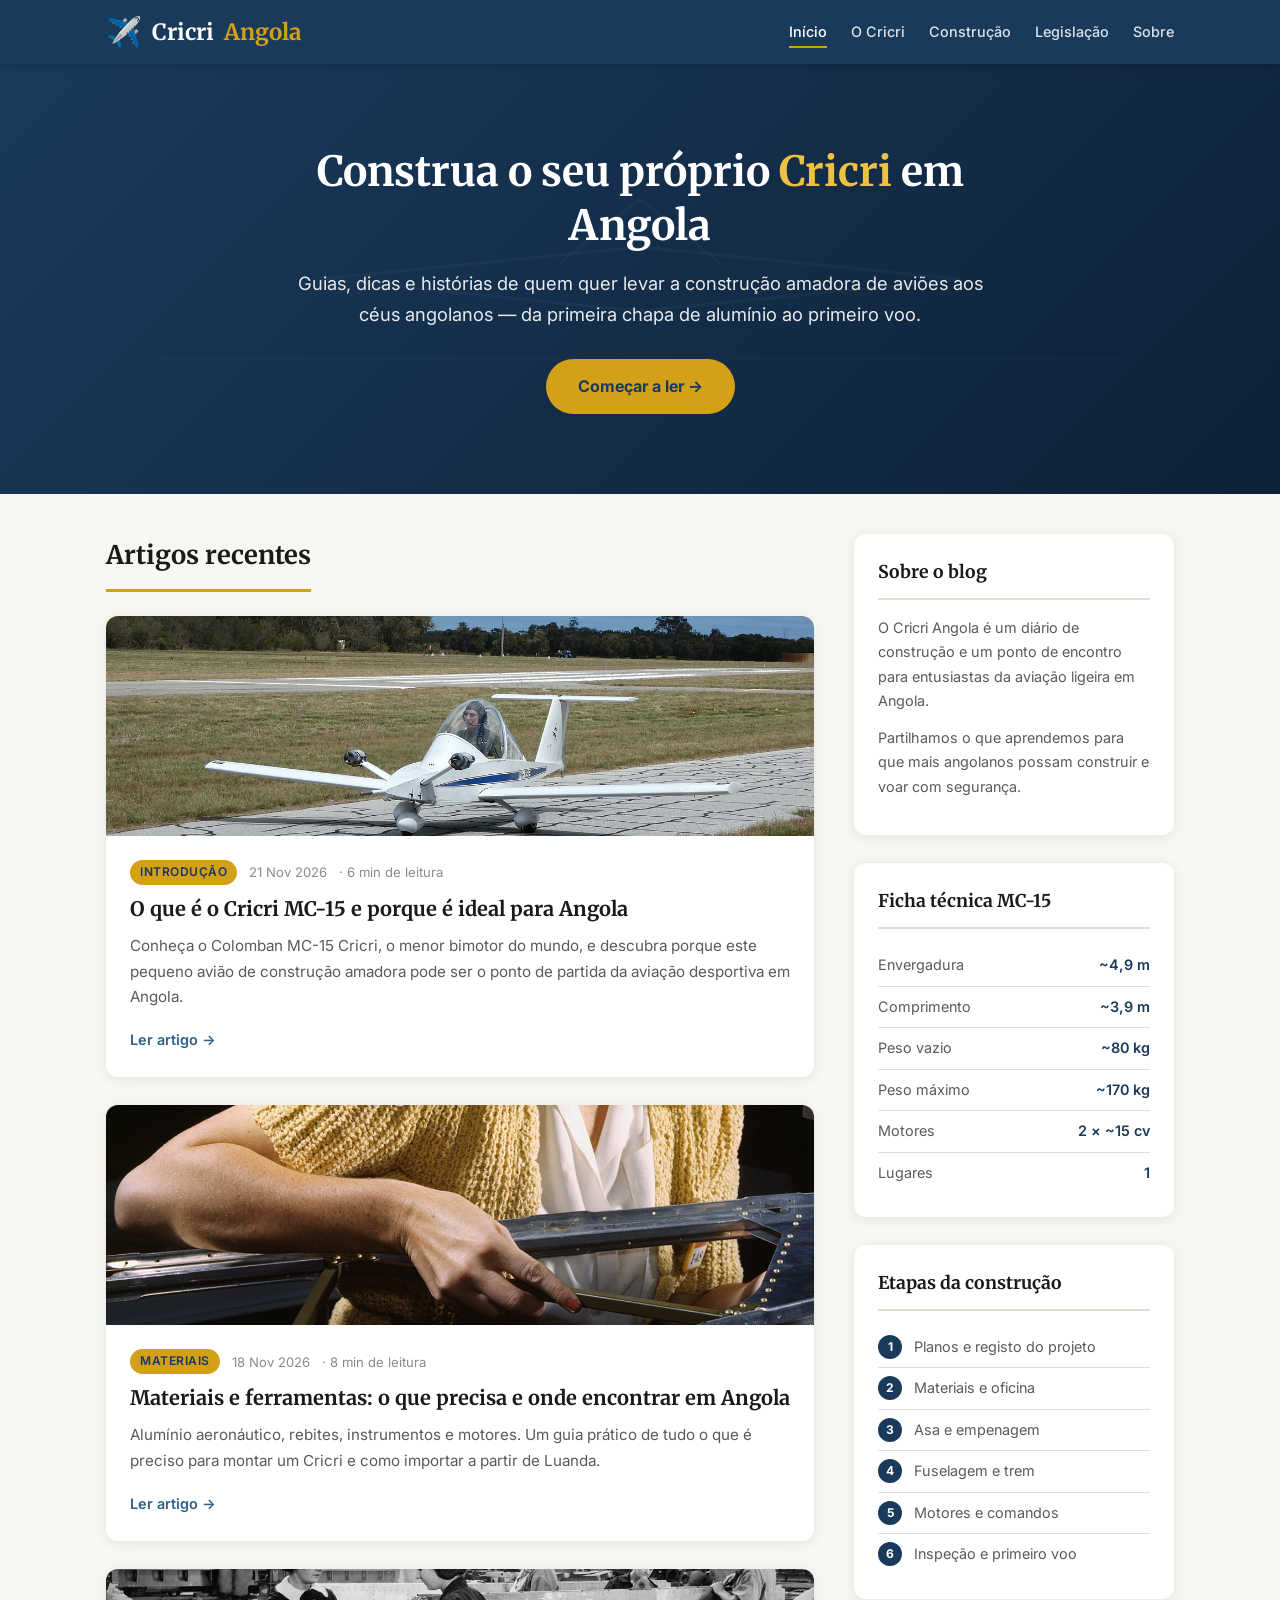
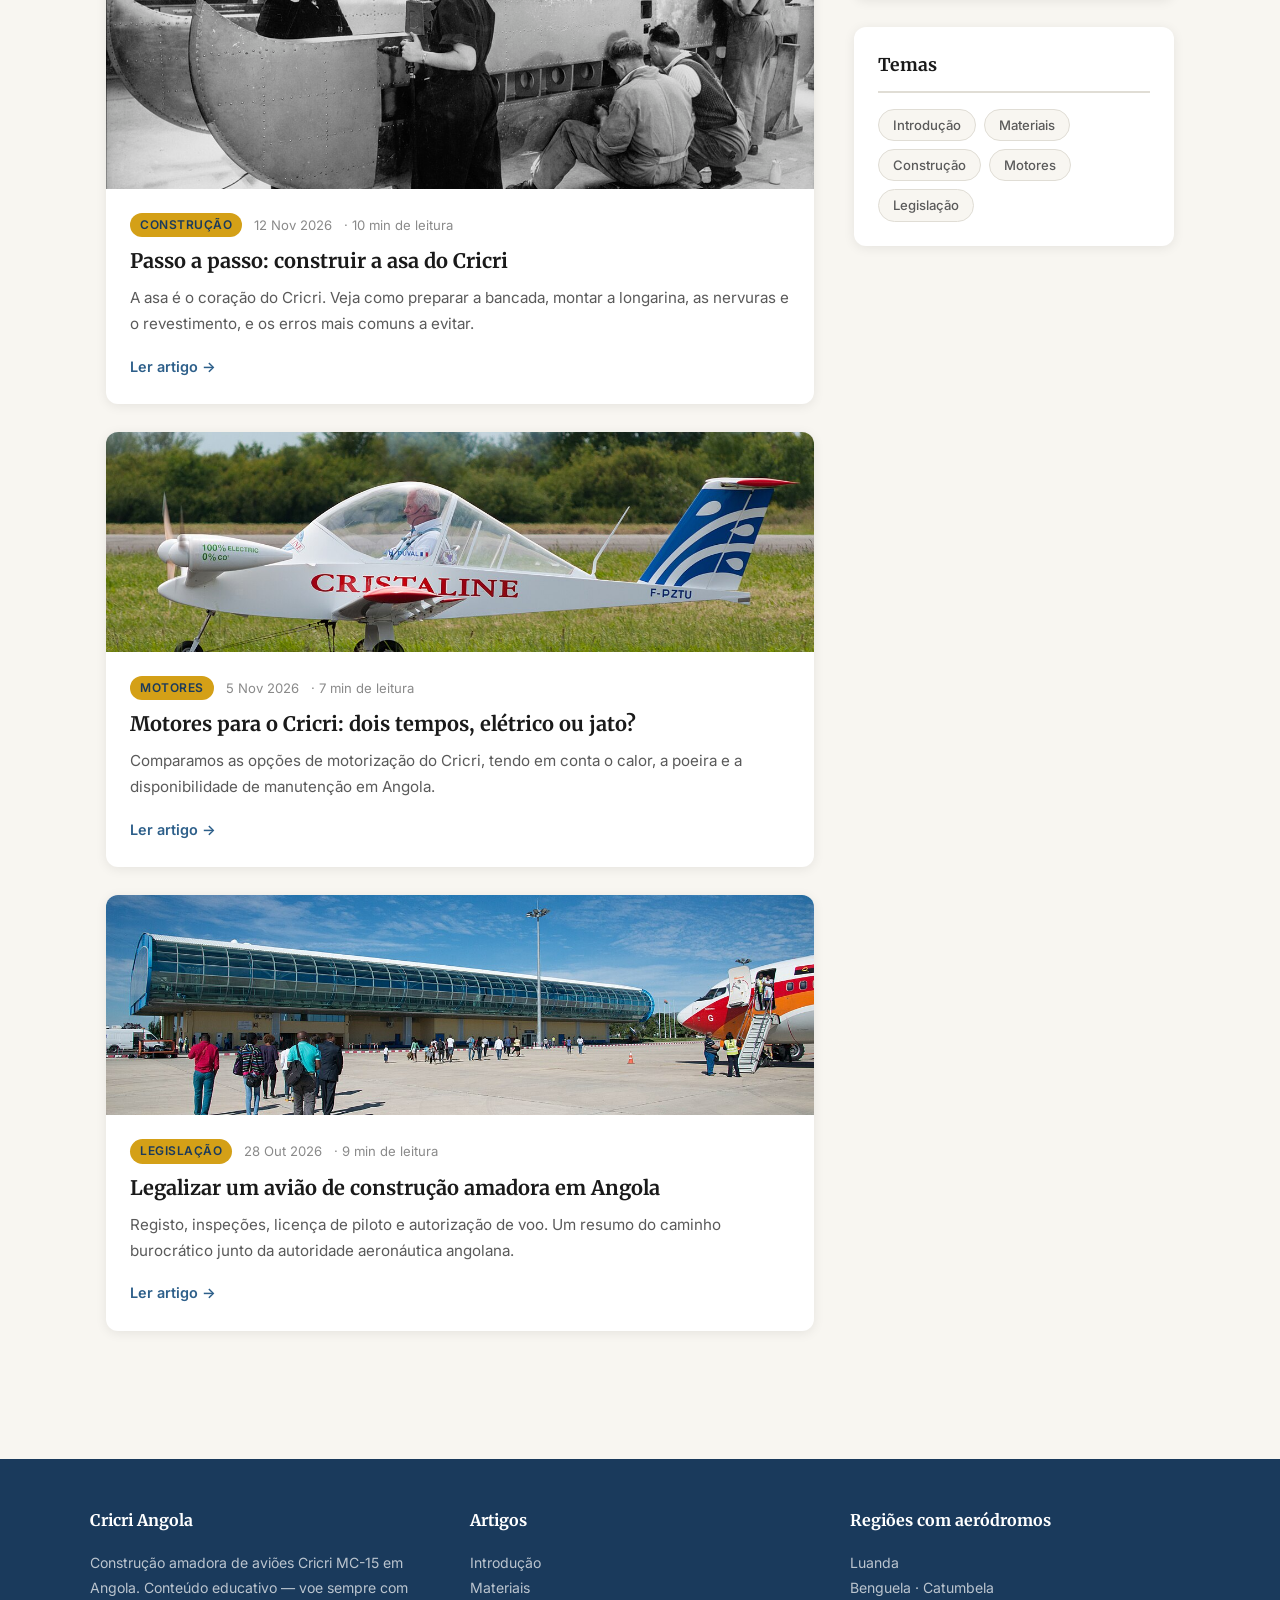
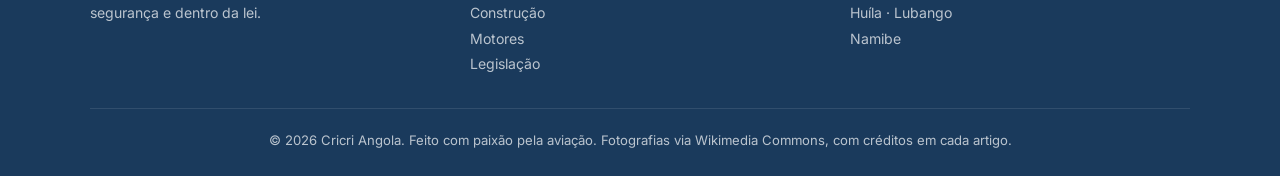
<file: index.html>
<!DOCTYPE html>
<html lang="pt">
<head>
  <script async src="https://www.googletagmanager.com/gtm.js?id=GTM-5STD5ZT9"></script>
  <script>
    window.dataLayer = window.dataLayer || [];
    function gtag(){dataLayer.push(arguments);}
    gtag('js', new Date());
  </script>
  <meta charset="UTF-8">
  <meta name="viewport" content="width=device-width, initial-scale=1.0">
  <title>Cricri Angola — Construa o seu avião</title>
  <meta name="description" content="Blog sobre como construir aviões Cricri MC-15 em Angola: materiais, construção, motores e legalização.">
  <link rel="stylesheet" href="style.css">
</head>
<body>
  <header class="site-header">
    <div class="header-inner">
      <a href="index.html" class="site-logo"><span class="logo-icon">✈️</span> Cricri <span>Angola</span></a>
      <button class="menu-toggle" aria-label="Abrir menu" onclick="document.getElementById('nav').classList.toggle('open')">☰</button>
      <nav>
        <ul id="nav">
          <li><a href="index.html" class="active">Início</a></li>
          <li><a href="article.html?id=o-que-e-o-cricri">O Cricri</a></li>
          <li><a href="article.html?id=construir-a-asa">Construção</a></li>
          <li><a href="article.html?id=legalizacao-em-angola">Legislação</a></li>
          <li><a href="#sobre">Sobre</a></li>
        </ul>
      </nav>
    </div>
  </header>

  <section class="hero">
    <div class="hero-content">
      <h1>Construa o seu próprio <span>Cricri</span> em Angola</h1>
      <p>Guias, dicas e histórias de quem quer levar a construção amadora de aviões aos céus angolanos — da primeira chapa de alumínio ao primeiro voo.</p>
      <a href="article.html?id=o-que-e-o-cricri" class="hero-cta">Começar a ler →</a>
    </div>
  </section>

  <div class="container">
    <div class="main-grid">
      <main class="posts-section">
        <h2>Artigos recentes</h2>
        <div id="posts"></div>
      </main>

      <aside class="sidebar">
        <div class="sidebar-widget about-widget" id="sobre">
          <h3>Sobre o blog</h3>
          <p>O Cricri Angola é um diário de construção e um ponto de encontro para entusiastas da aviação ligeira em Angola.</p>
          <p>Partilhamos o que aprendemos para que mais angolanos possam construir e voar com segurança.</p>
        </div>

        <div class="sidebar-widget">
          <h3>Ficha técnica MC-15</h3>
          <ul class="specs-list">
            <li><span class="label">Envergadura</span><span class="value">~4,9 m</span></li>
            <li><span class="label">Comprimento</span><span class="value">~3,9 m</span></li>
            <li><span class="label">Peso vazio</span><span class="value">~80 kg</span></li>
            <li><span class="label">Peso máximo</span><span class="value">~170 kg</span></li>
            <li><span class="label">Motores</span><span class="value">2 × ~15 cv</span></li>
            <li><span class="label">Lugares</span><span class="value">1</span></li>
          </ul>
        </div>

        <div class="sidebar-widget">
          <h3>Etapas da construção</h3>
          <ol class="steps-list">
            <li>Planos e registo do projeto</li>
            <li>Materiais e oficina</li>
            <li>Asa e empenagem</li>
            <li>Fuselagem e trem</li>
            <li>Motores e comandos</li>
            <li>Inspeção e primeiro voo</li>
          </ol>
        </div>

        <div class="sidebar-widget">
          <h3>Temas</h3>
          <div class="tags-cloud" id="tags"></div>
        </div>
      </aside>
    </div>
  </div>

  <footer class="site-footer">
    <div class="footer-inner">
      <div class="footer-col">
        <h4>Cricri Angola</h4>
        <p>Construção amadora de aviões Cricri MC-15 em Angola. Conteúdo educativo — voe sempre com segurança e dentro da lei.</p>
      </div>
      <div class="footer-col">
        <h4>Artigos</h4>
        <ul id="footer-links"></ul>
      </div>
      <div class="footer-col">
        <h4>Regiões com aeródromos</h4>
        <ul>
          <li>Luanda</li>
          <li>Benguela · Catumbela</li>
          <li>Huíla · Lubango</li>
          <li>Namibe</li>
        </ul>
      </div>
    </div>
    <div class="footer-bottom">© 2026 Cricri Angola. Feito com paixão pela aviação. Fotografias via Wikimedia Commons, com créditos em cada artigo.</div>
  </footer>

  <script src="posts.js"></script>
  <script>
    const postsEl = document.getElementById('posts');
    postsEl.innerHTML = POSTS.map(p => `
      <article class="post-card">
        <a href="article.html?id=${p.id}"><img class="post-card-img" src="${imgSrc(p.image)}" alt="${IMAGES[p.image].alt}" loading="lazy"></a>
        <div class="post-card-body">
          <div class="post-meta"><span class="post-tag">${p.tag}</span><span>${p.date}</span><span>· ${p.read} de leitura</span></div>
          <h3><a href="article.html?id=${p.id}">${p.title}</a></h3>
          <p>${p.excerpt}</p>
          <a href="article.html?id=${p.id}" class="read-more">Ler artigo →</a>
        </div>
      </article>`).join('');
    document.getElementById('tags').innerHTML = POSTS.map(p => `<a href="article.html?id=${p.id}">${p.tag}</a>`).join('');
    document.getElementById('footer-links').innerHTML = POSTS.map(p => `<li><a href="article.html?id=${p.id}">${p.tag}</a></li>`).join('');
  </script>
</body>
</html>
</file>
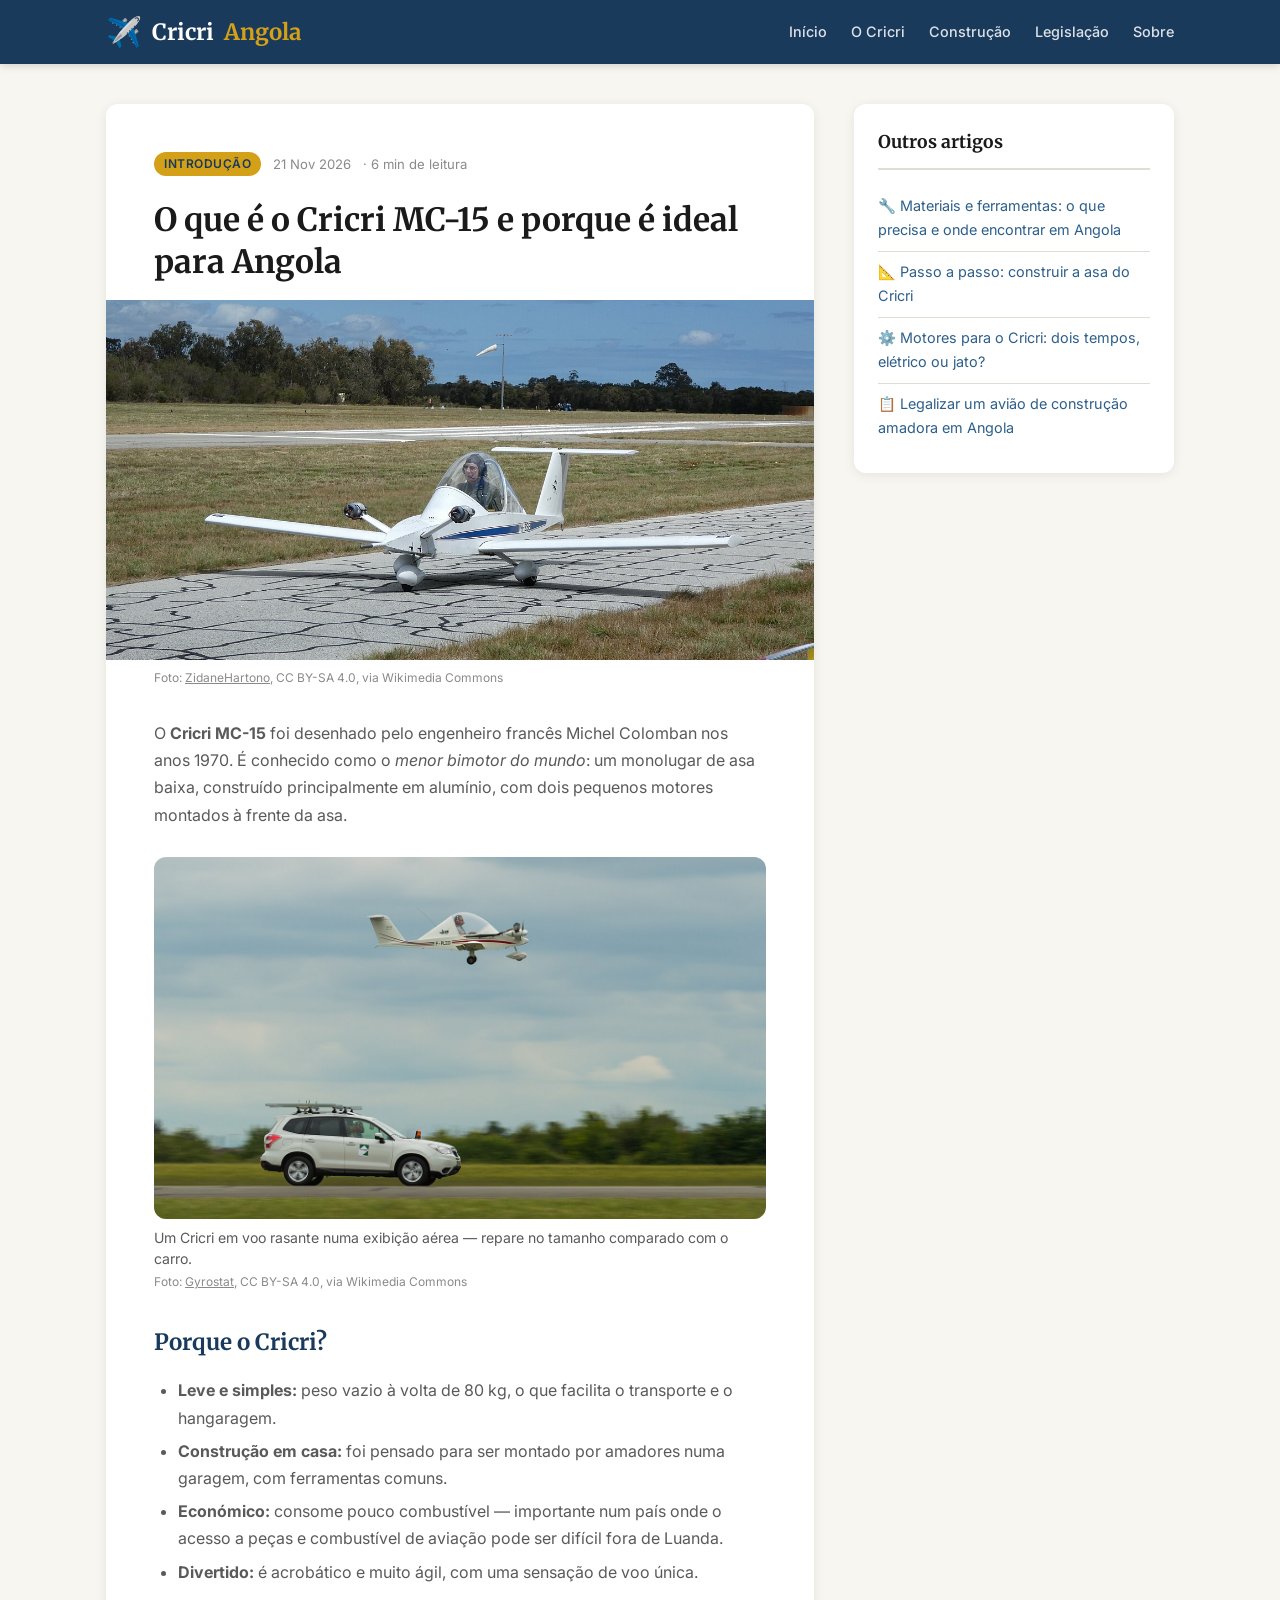
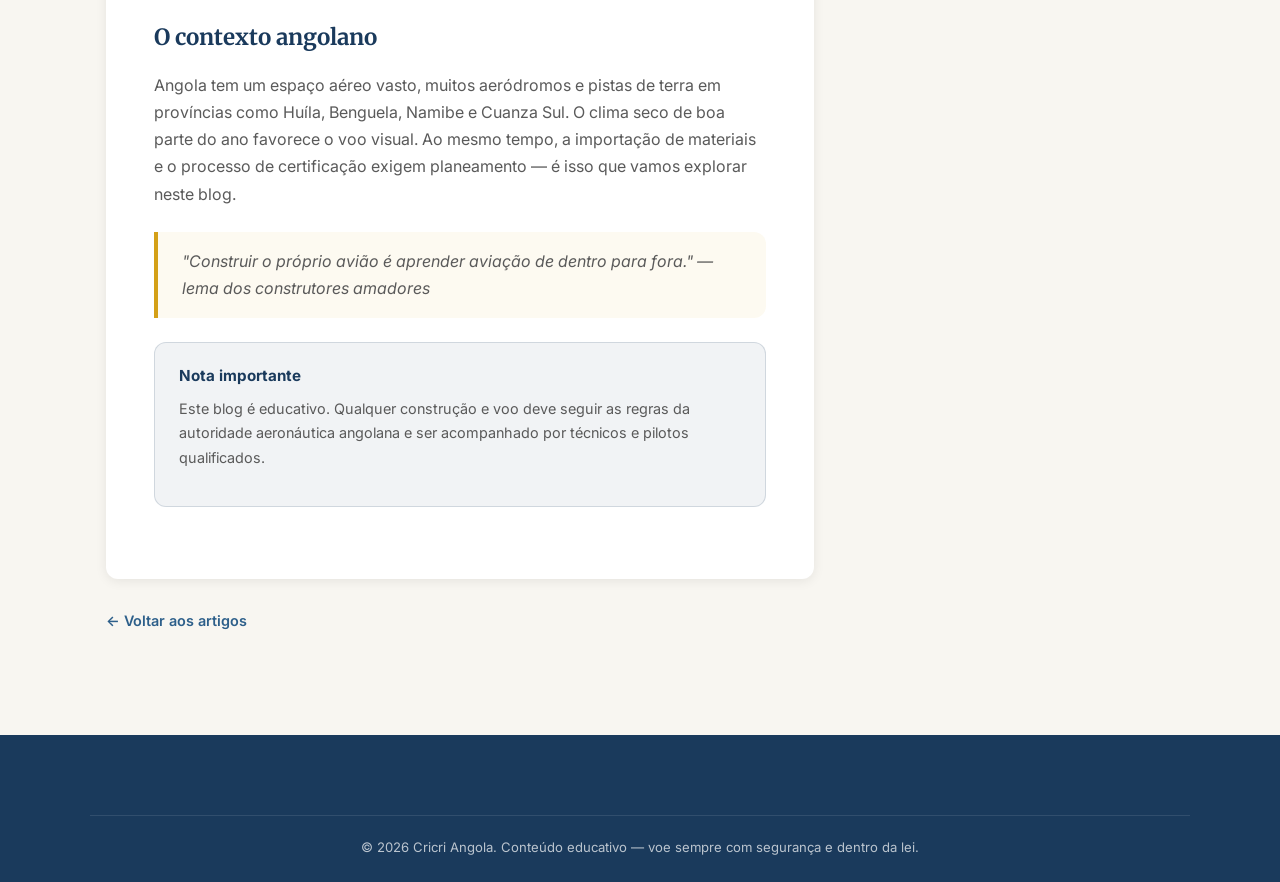
<file: article.html>
<!DOCTYPE html>
<html lang="pt">
<head>
  <script async src="https://www.googletagmanager.com/gtm.js?id=GTM-5STD5ZT9"></script>
  <script>
    window.dataLayer = window.dataLayer || [];
    function gtag(){dataLayer.push(arguments);}
    gtag('js', new Date());
  </script>
  <meta charset="UTF-8">
  <meta name="viewport" content="width=device-width, initial-scale=1.0">
  <title>Cricri Angola</title>
  <link rel="stylesheet" href="style.css">
</head>
<body>
  <header class="site-header">
    <div class="header-inner">
      <a href="index.html" class="site-logo"><span class="logo-icon">✈️</span> Cricri <span>Angola</span></a>
      <button class="menu-toggle" aria-label="Abrir menu" onclick="document.getElementById('nav').classList.toggle('open')">☰</button>
      <nav>
        <ul id="nav">
          <li><a href="index.html">Início</a></li>
          <li><a href="article.html?id=o-que-e-o-cricri">O Cricri</a></li>
          <li><a href="article.html?id=construir-a-asa">Construção</a></li>
          <li><a href="article.html?id=legalizacao-em-angola">Legislação</a></li>
          <li><a href="index.html#sobre">Sobre</a></li>
        </ul>
      </nav>
    </div>
  </header>

  <div class="container">
    <div class="main-grid">
      <main>
        <article class="article-full" id="article"></article>
        <a href="index.html" class="read-more">← Voltar aos artigos</a>
      </main>
      <aside class="sidebar">
        <div class="sidebar-widget">
          <h3>Outros artigos</h3>
          <ul class="specs-list" id="others"></ul>
        </div>
      </aside>
    </div>
  </div>

  <footer class="site-footer">
    <div class="footer-bottom">© 2026 Cricri Angola. Conteúdo educativo — voe sempre com segurança e dentro da lei.</div>
  </footer>

  <script src="posts.js"></script>
  <script>
    const id = new URLSearchParams(location.search).get('id');
    const post = POSTS.find(p => p.id === id) || POSTS[0];
    document.title = post.title + ' — Cricri Angola';
    document.getElementById('article').innerHTML = `
      <div class="post-meta"><span class="post-tag">${post.tag}</span><span>${post.date}</span><span>· ${post.read} de leitura</span></div>
      <h1>${post.title}</h1>
      <figure class="article-hero">
        <img class="article-img" src="${imgSrc(post.image)}" alt="${IMAGES[post.image].alt}">
        <figcaption class="credit">${credit(post.image)}</figcaption>
      </figure>
      <div class="article-content">${post.content()}</div>`;
    document.getElementById('others').innerHTML = POSTS.filter(p => p.id !== post.id)
      .map(p => `<li><a href="article.html?id=${p.id}">${p.icon} ${p.title}</a></li>`).join('');
  </script>
</body>
</html>
</file>
<file: style.css>
@import url('https://fonts.googleapis.com/css2?family=Inter:wght@400;500;600;700;800&family=Merriweather:wght@400;700&display=swap');

:root {
  --primary: #1a3a5c;
  --primary-light: #2d5f8a;
  --accent: #d4a017;
  --accent-light: #f0c040;
  --bg: #f8f6f1;
  --bg-card: #ffffff;
  --text: #1a1a1a;
  --text-muted: #5a5a5a;
  --text-light: #8a8a8a;
  --border: #e0ddd5;
  --shadow: 0 2px 12px rgba(0,0,0,0.08);
  --shadow-hover: 0 6px 24px rgba(0,0,0,0.12);
  --radius: 12px;
  --max-width: 1100px;
}

* { margin: 0; padding: 0; box-sizing: border-box; }

body {
  font-family: 'Inter', sans-serif;
  background: var(--bg);
  color: var(--text);
  line-height: 1.7;
}

a { color: var(--primary-light); text-decoration: none; transition: color 0.2s; }
a:hover { color: var(--accent); }

img { max-width: 100%; height: auto; display: block; }

/* Header */
.site-header {
  background: var(--primary);
  color: #fff;
  padding: 0;
  position: sticky;
  top: 0;
  z-index: 100;
  box-shadow: 0 2px 8px rgba(0,0,0,0.15);
}

.header-inner {
  max-width: var(--max-width);
  margin: 0 auto;
  padding: 0 16px;
  display: flex;
  align-items: center;
  justify-content: space-between;
  height: 64px;
}

.site-logo {
  font-family: 'Merriweather', serif;
  font-size: 1.4rem;
  font-weight: 700;
  color: #fff;
  display: flex;
  align-items: center;
  gap: 10px;
}

.site-logo .logo-icon {
  font-size: 1.8rem;
}

.site-logo span {
  color: var(--accent);
}

nav ul {
  list-style: none;
  display: flex;
  gap: 24px;
}

nav a {
  color: rgba(255,255,255,0.85);
  font-size: 0.9rem;
  font-weight: 500;
  padding: 6px 0;
  border-bottom: 2px solid transparent;
  transition: all 0.2s;
}

nav a:hover, nav a.active {
  color: #fff;
  border-bottom-color: var(--accent);
}

.menu-toggle {
  display: none;
  background: none;
  border: none;
  color: #fff;
  font-size: 1.5rem;
  cursor: pointer;
}

/* Hero */
.hero {
  background: linear-gradient(135deg, var(--primary) 0%, #0d2137 100%);
  color: #fff;
  padding: 80px 16px;
  text-align: center;
  position: relative;
  overflow: hidden;
}

.hero::before {
  content: '';
  position: absolute;
  top: 0; left: 0; right: 0; bottom: 0;
  background: url("data:image/svg+xml,%3Csvg xmlns='http://www.w3.org/2000/svg' viewBox='0 0 800 400'%3E%3Cpath d='M200 200 L400 180 L600 200 L400 220Z' fill='none' stroke='rgba(255,255,255,0.05)' stroke-width='2'/%3E%3Cpath d='M350 190 L400 150 L450 190' fill='none' stroke='rgba(255,255,255,0.05)' stroke-width='1.5'/%3E%3Cpath d='M100 250 L700 250' fill='none' stroke='rgba(255,255,255,0.03)' stroke-width='1'/%3E%3C/svg%3E") center/cover no-repeat;
  opacity: 0.6;
}

.hero-content {
  position: relative;
  max-width: 700px;
  margin: 0 auto;
}

.hero h1 {
  font-family: 'Merriweather', serif;
  font-size: 2.6rem;
  margin-bottom: 16px;
  line-height: 1.3;
}

.hero h1 span {
  color: var(--accent-light);
}

.hero p {
  font-size: 1.15rem;
  opacity: 0.9;
  margin-bottom: 28px;
  line-height: 1.7;
}

.hero-cta {
  display: inline-block;
  background: var(--accent);
  color: var(--primary);
  font-weight: 700;
  padding: 14px 32px;
  border-radius: 50px;
  font-size: 1rem;
  transition: all 0.3s;
}

.hero-cta:hover {
  background: var(--accent-light);
  color: var(--primary);
  transform: translateY(-2px);
  box-shadow: 0 4px 16px rgba(212,160,23,0.4);
}

/* Main layout */
.container {
  max-width: var(--max-width);
  margin: 0 auto;
  padding: 40px 16px;
}

.main-grid {
  display: grid;
  grid-template-columns: 1fr 320px;
  gap: 40px;
}

/* Blog cards */
.posts-section h2 {
  font-family: 'Merriweather', serif;
  font-size: 1.6rem;
  margin-bottom: 24px;
  padding-bottom: 12px;
  border-bottom: 3px solid var(--accent);
  display: inline-block;
}

.post-card {
  background: var(--bg-card);
  border-radius: var(--radius);
  box-shadow: var(--shadow);
  overflow: hidden;
  margin-bottom: 28px;
  transition: transform 0.2s, box-shadow 0.2s;
}

.post-card:hover {
  transform: translateY(-3px);
  box-shadow: var(--shadow-hover);
}

.post-card-img {
  width: 100%;
  height: 220px;
  object-fit: cover;
  background: var(--primary-light);
}

.post-card-img-placeholder {
  width: 100%;
  height: 220px;
  background: linear-gradient(135deg, var(--primary) 0%, var(--primary-light) 100%);
  display: flex;
  align-items: center;
  justify-content: center;
  font-size: 4rem;
  color: rgba(255,255,255,0.3);
}

.post-card-body {
  padding: 24px;
}

.post-meta {
  display: flex;
  align-items: center;
  gap: 12px;
  margin-bottom: 10px;
  font-size: 0.82rem;
  color: var(--text-light);
}

.post-tag {
  background: var(--accent);
  color: var(--primary);
  padding: 2px 10px;
  border-radius: 20px;
  font-weight: 600;
  font-size: 0.75rem;
  text-transform: uppercase;
  letter-spacing: 0.5px;
}

.post-card-body h3 {
  font-family: 'Merriweather', serif;
  font-size: 1.25rem;
  margin-bottom: 10px;
  line-height: 1.4;
}

.post-card-body h3 a {
  color: var(--text);
}

.post-card-body h3 a:hover {
  color: var(--primary-light);
}

.post-card-body p {
  color: var(--text-muted);
  font-size: 0.95rem;
  margin-bottom: 16px;
}

.read-more {
  font-weight: 600;
  font-size: 0.9rem;
  color: var(--primary-light);
  display: inline-flex;
  align-items: center;
  gap: 6px;
}

.read-more:hover {
  gap: 10px;
}

/* Sidebar */
.sidebar {
  display: flex;
  flex-direction: column;
  gap: 28px;
}

.sidebar-widget {
  background: var(--bg-card);
  border-radius: var(--radius);
  box-shadow: var(--shadow);
  padding: 24px;
}

.sidebar-widget h3 {
  font-family: 'Merriweather', serif;
  font-size: 1.1rem;
  margin-bottom: 16px;
  padding-bottom: 10px;
  border-bottom: 2px solid var(--border);
}

.about-widget p {
  font-size: 0.9rem;
  color: var(--text-muted);
  margin-bottom: 12px;
}

.specs-list {
  list-style: none;
}

.specs-list li {
  padding: 8px 0;
  border-bottom: 1px solid var(--border);
  font-size: 0.9rem;
  display: flex;
  justify-content: space-between;
}

.specs-list li:last-child { border-bottom: none; }

.specs-list .label {
  color: var(--text-muted);
}

.specs-list .value {
  font-weight: 600;
  color: var(--primary);
}

.steps-list {
  list-style: none;
  counter-reset: step;
}

.steps-list li {
  counter-increment: step;
  padding: 8px 0 8px 36px;
  position: relative;
  font-size: 0.9rem;
  color: var(--text-muted);
  border-bottom: 1px solid var(--border);
}

.steps-list li:last-child { border-bottom: none; }

.steps-list li::before {
  content: counter(step);
  position: absolute;
  left: 0;
  top: 8px;
  width: 24px;
  height: 24px;
  background: var(--primary);
  color: #fff;
  border-radius: 50%;
  display: flex;
  align-items: center;
  justify-content: center;
  font-size: 0.75rem;
  font-weight: 700;
}

.tags-cloud {
  display: flex;
  flex-wrap: wrap;
  gap: 8px;
}

.tags-cloud a {
  background: var(--bg);
  color: var(--text-muted);
  padding: 4px 14px;
  border-radius: 20px;
  font-size: 0.82rem;
  font-weight: 500;
  transition: all 0.2s;
  border: 1px solid var(--border);
}

.tags-cloud a:hover {
  background: var(--primary);
  color: #fff;
  border-color: var(--primary);
}

/* Article page */
.article-full {
  background: var(--bg-card);
  border-radius: var(--radius);
  box-shadow: var(--shadow);
  padding: 48px;
  margin-bottom: 28px;
}

.article-full h1 {
  font-family: 'Merriweather', serif;
  font-size: 2rem;
  line-height: 1.3;
  margin-bottom: 16px;
}

.article-full .post-meta {
  margin-bottom: 24px;
}

.article-full .article-img {
  width: calc(100% + 96px);
  margin-left: -48px;
  margin-bottom: 32px;
  height: 360px;
  object-fit: cover;
}

.article-full .article-img-placeholder {
  width: calc(100% + 96px);
  margin-left: -48px;
  margin-bottom: 32px;
  height: 360px;
  background: linear-gradient(135deg, var(--primary) 0%, var(--primary-light) 100%);
  display: flex;
  align-items: center;
  justify-content: center;
  font-size: 6rem;
  color: rgba(255,255,255,0.2);
}

.article-hero {
  margin: 0 0 32px;
}

.article-hero .article-img {
  max-width: none;
  margin-bottom: 8px;
}

.credit {
  display: block;
  font-size: 0.75rem;
  color: var(--text-light);
  font-style: normal;
}

.credit a {
  color: var(--text-light);
  text-decoration: underline;
}

.article-figure {
  margin: 28px 0;
}

.article-figure img {
  width: 100%;
  border-radius: var(--radius);
  max-height: 420px;
  object-fit: cover;
}

.article-figure figcaption {
  font-size: 0.88rem;
  color: var(--text-muted);
  margin-top: 8px;
  line-height: 1.5;
}

.article-figure figcaption .credit {
  margin-top: 4px;
}

.article-content h2 {
  font-family: 'Merriweather', serif;
  font-size: 1.4rem;
  margin: 32px 0 16px;
  color: var(--primary);
}

.article-content h3 {
  font-size: 1.15rem;
  margin: 24px 0 12px;
  color: var(--primary-light);
}

.article-content p {
  margin-bottom: 16px;
  color: var(--text-muted);
}

.article-content ul, .article-content ol {
  margin: 0 0 16px 24px;
  color: var(--text-muted);
}

.article-content li {
  margin-bottom: 6px;
}

.article-content blockquote {
  border-left: 4px solid var(--accent);
  padding: 16px 24px;
  margin: 24px 0;
  background: rgba(212,160,23,0.06);
  border-radius: 0 var(--radius) var(--radius) 0;
  font-style: italic;
  color: var(--text-muted);
}

.info-box {
  background: rgba(26,58,92,0.06);
  border: 1px solid rgba(26,58,92,0.15);
  border-radius: var(--radius);
  padding: 20px 24px;
  margin: 24px 0;
}

.info-box h4 {
  color: var(--primary);
  margin-bottom: 8px;
  font-size: 0.95rem;
}

.info-box p, .info-box ul {
  font-size: 0.9rem;
}

/* Footer */
.site-footer {
  background: var(--primary);
  color: rgba(255,255,255,0.7);
  padding: 48px 16px 24px;
  margin-top: 60px;
}

.footer-inner {
  max-width: var(--max-width);
  margin: 0 auto;
  display: grid;
  grid-template-columns: 1fr 1fr 1fr;
  gap: 40px;
}

.footer-col h4 {
  color: #fff;
  font-size: 1rem;
  margin-bottom: 16px;
  font-family: 'Merriweather', serif;
}

.footer-col p, .footer-col li {
  font-size: 0.88rem;
  line-height: 1.8;
}

.footer-col ul {
  list-style: none;
}

.footer-col a {
  color: rgba(255,255,255,0.7);
}

.footer-col a:hover {
  color: var(--accent-light);
}

.footer-bottom {
  max-width: var(--max-width);
  margin: 32px auto 0;
  padding-top: 20px;
  border-top: 1px solid rgba(255,255,255,0.1);
  text-align: center;
  font-size: 0.82rem;
}

/* Responsive */
@media (max-width: 768px) {
  .menu-toggle { display: block; }

  nav ul {
    display: none;
    position: absolute;
    top: 64px;
    left: 0;
    right: 0;
    background: var(--primary);
    flex-direction: column;
    padding: 16px;
    gap: 0;
    box-shadow: 0 4px 12px rgba(0,0,0,0.2);
  }

  nav ul.open { display: flex; }

  nav li { padding: 8px 0; }

  .hero { padding: 48px 16px; }
  .hero h1 { font-size: 1.8rem; }
  .hero p { font-size: 1rem; }

  .main-grid {
    grid-template-columns: 1fr;
  }

  .footer-inner {
    grid-template-columns: 1fr;
    gap: 24px;
  }

  .article-full { padding: 24px; }
  .article-full .article-img,
  .article-full .article-img-placeholder {
    width: calc(100% + 48px);
    margin-left: -24px;
  }
}
</file>
